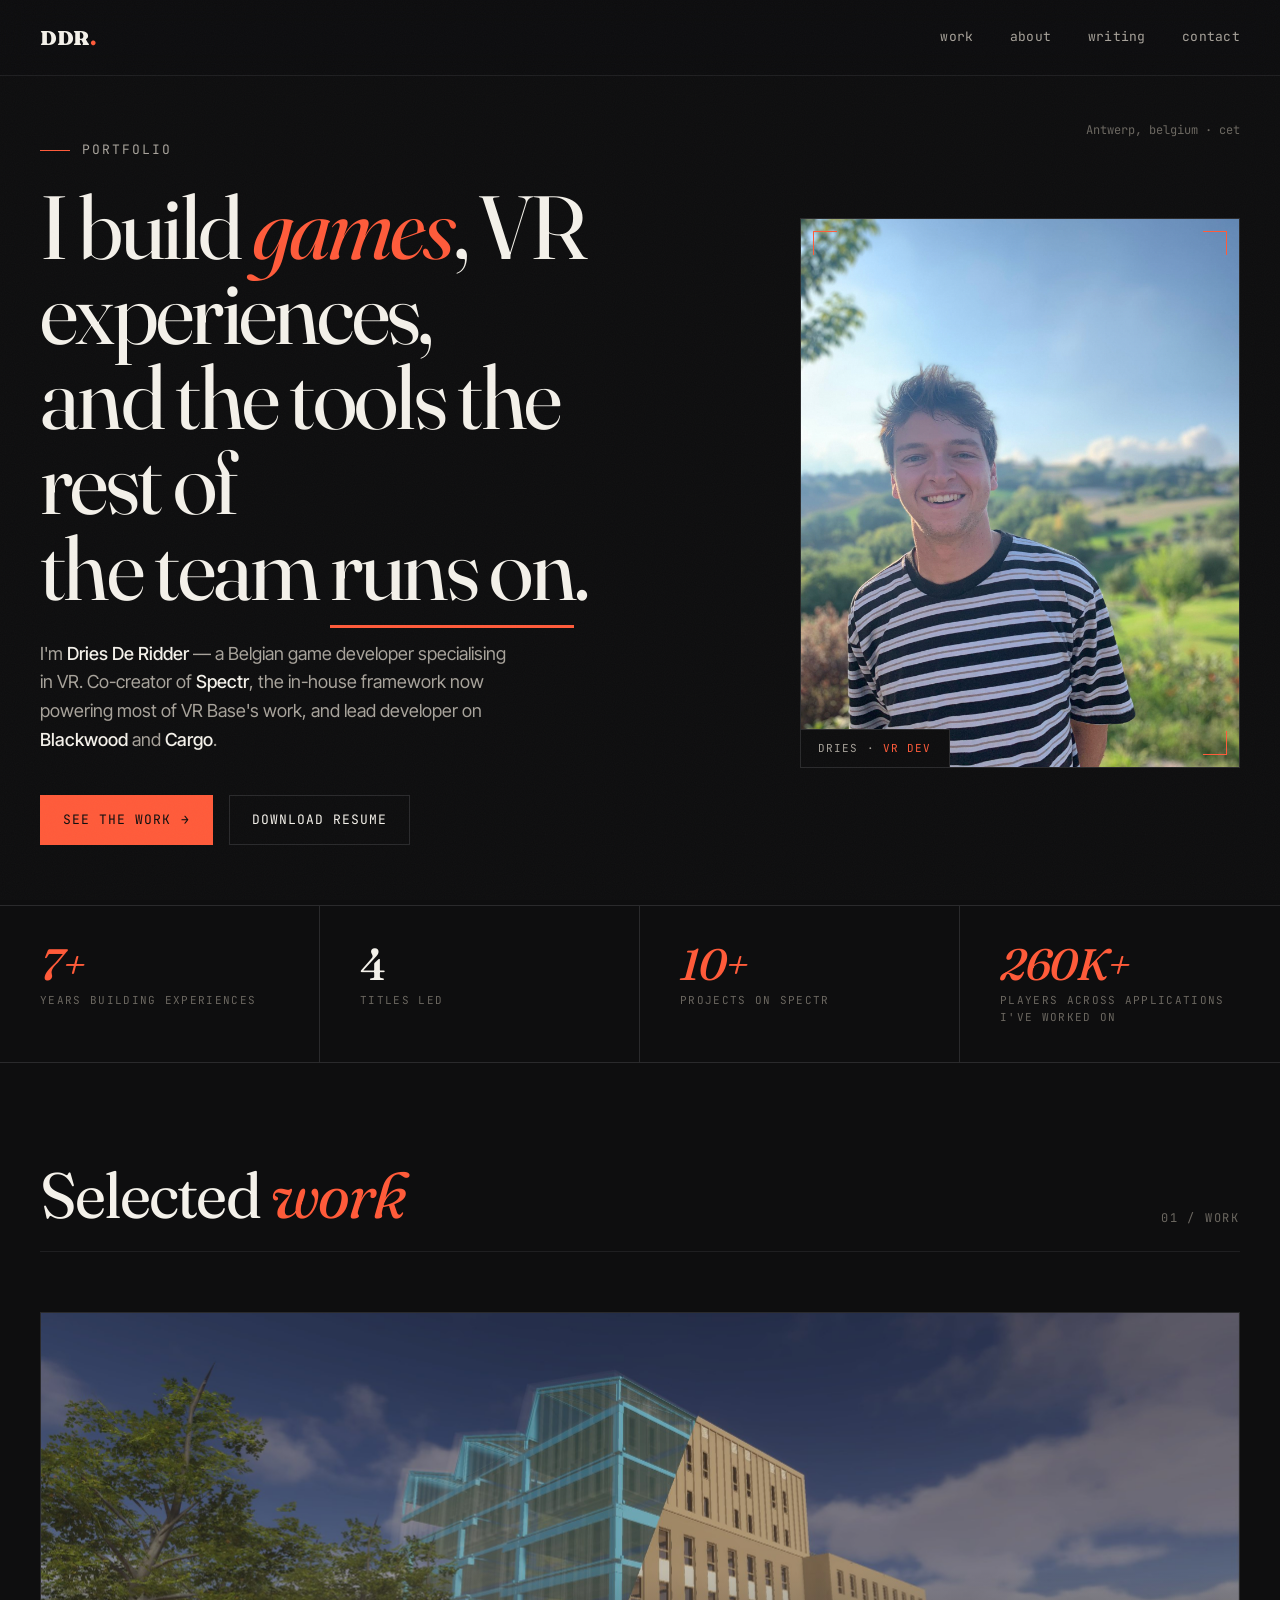
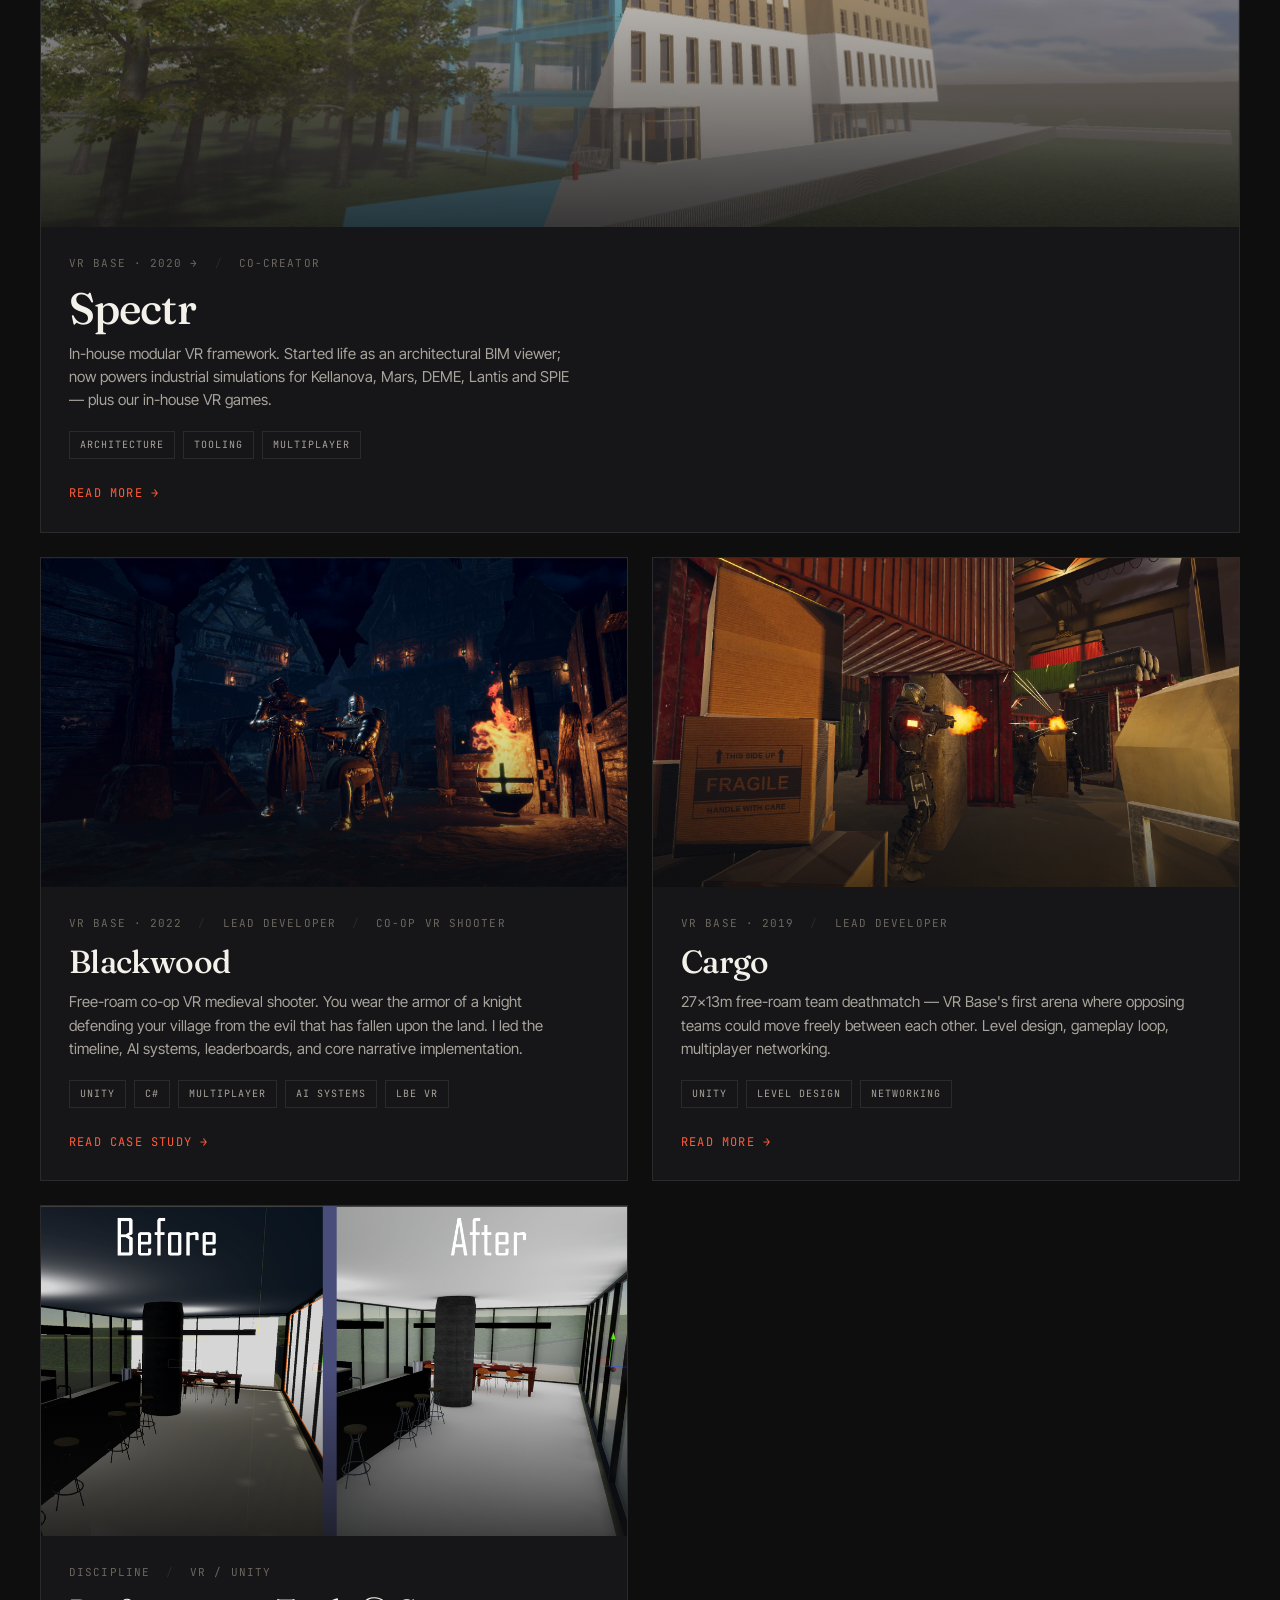
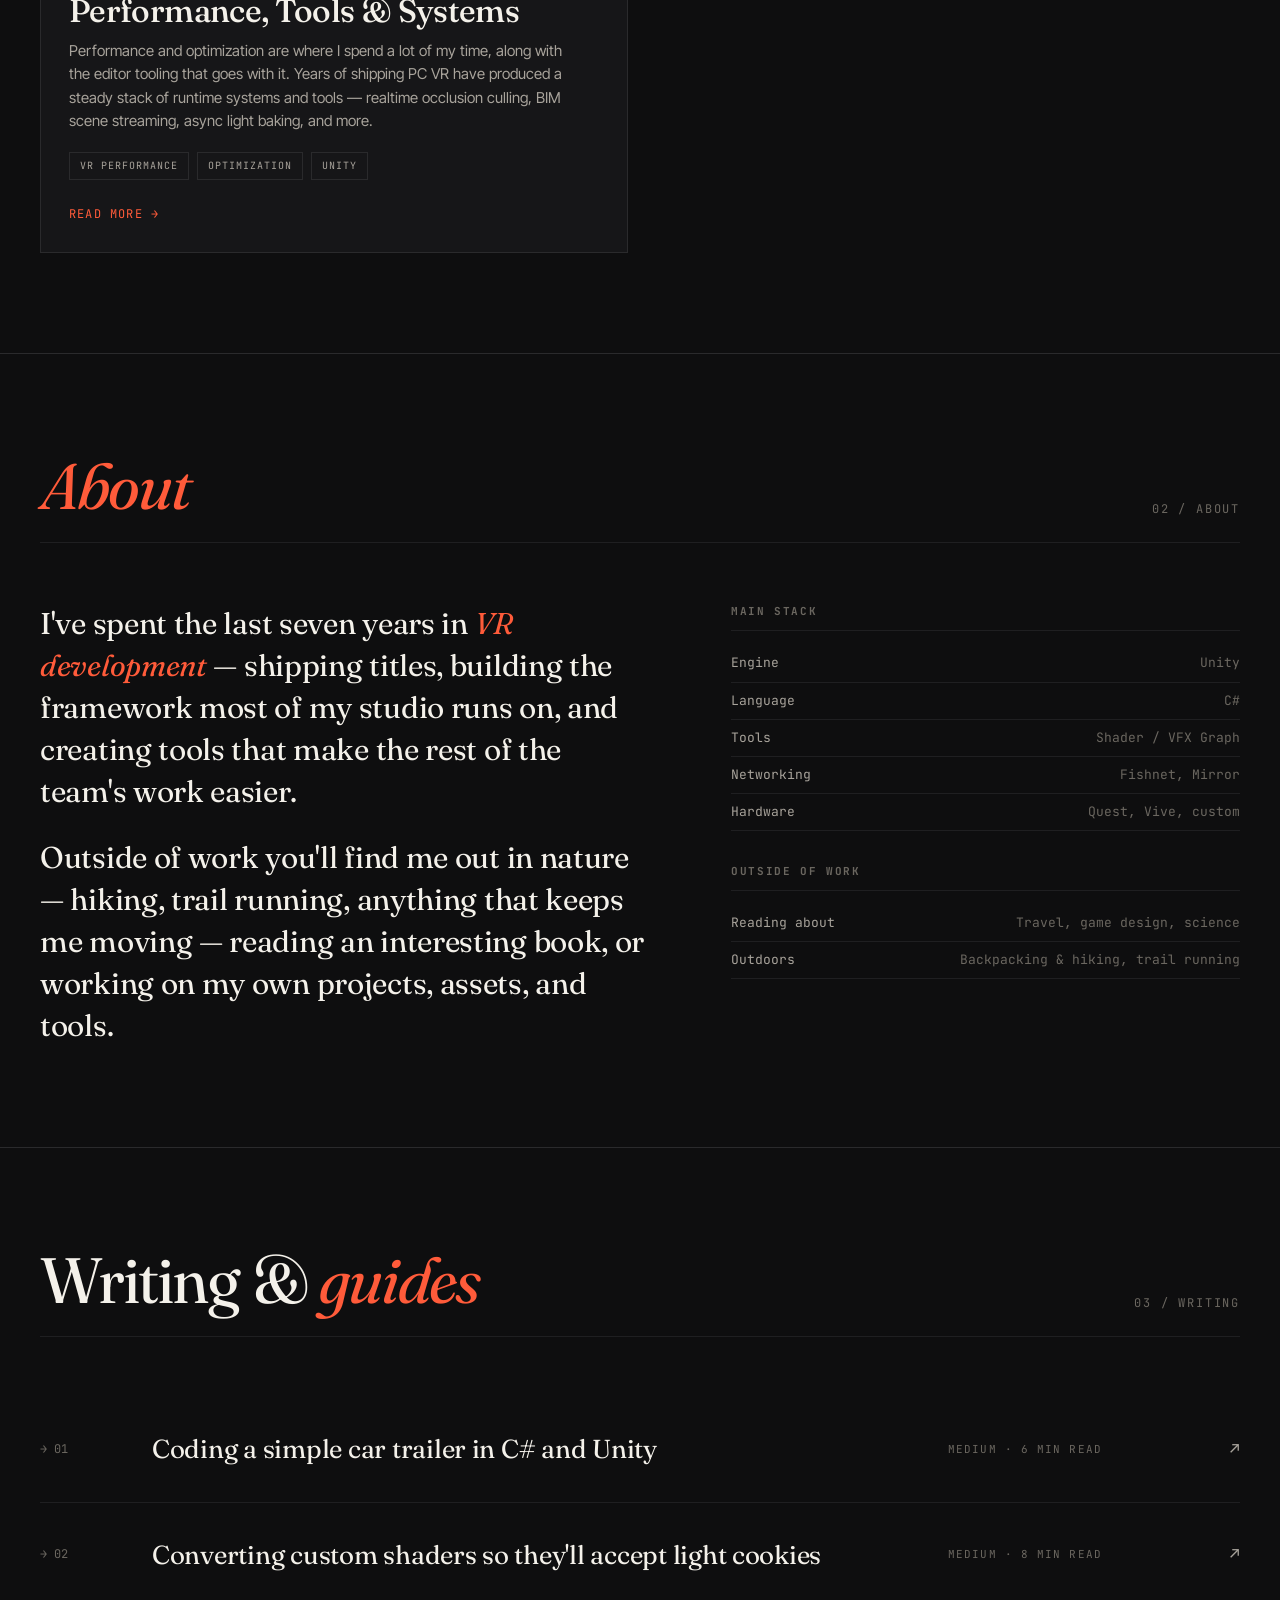
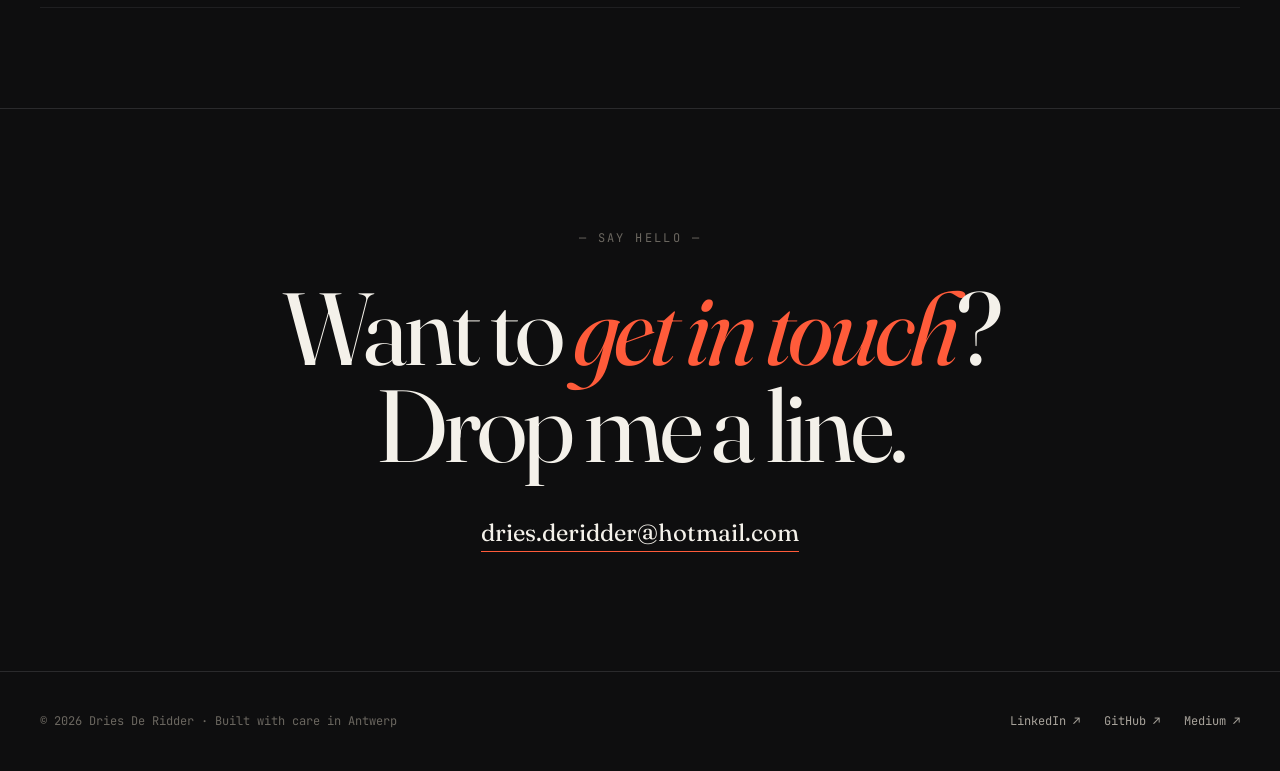
<file: index.html>
<!DOCTYPE html>
<html lang="en">
<head>
<meta charset="UTF-8">
<meta name="viewport" content="width=device-width, initial-scale=1.0">
<title>Dries De Ridder — VR Game Developer</title>
<meta name="description" content="Belgian VR game developer. Co-creator of Spectr, an in-house VR framework, and lead on Blackwood and Cargo at VR Base.">
<link rel="canonical" href="https://driesderidder.com/">
<link rel="icon" type="image/svg+xml" href="favicon.svg">
<meta property="og:title" content="Dries De Ridder — VR Game Developer">
<meta property="og:description" content="Belgian VR game developer. Co-creator of Spectr, an in-house VR framework, and lead on Blackwood and Cargo at VR Base.">
<meta property="og:type" content="website">
<meta property="og:url" content="https://driesderidder.com/">
<meta property="og:image" content="https://driesderidder.com/images/portrait.jpg">
<meta name="twitter:card" content="summary_large_image">
<meta name="twitter:title" content="Dries De Ridder — VR Game Developer">
<meta name="twitter:description" content="Belgian VR game developer. Co-creator of Spectr and lead on Blackwood and Cargo at VR Base.">
<meta name="twitter:image" content="https://driesderidder.com/images/portrait.jpg">
<link rel="stylesheet" href="styles.css">
<link rel="preconnect" href="https://fonts.googleapis.com">
<link rel="preconnect" href="https://fonts.gstatic.com" crossorigin>
<link href="https://fonts.googleapis.com/css2?family=Fraunces:opsz,wght@9..144,400;9..144,500;9..144,700;9..144,900&family=JetBrains+Mono:wght@400;500&family=Inter+Tight:wght@400;500;600&display=swap" rel="stylesheet">
<script type="application/ld+json">
{
  "@context": "https://schema.org",
  "@type": "Person",
  "name": "Dries De Ridder",
  "jobTitle": "VR Game Developer",
  "url": "https://driesderidder.com/",
  "image": "https://driesderidder.com/images/portrait.jpg",
  "description": "Belgian VR game developer. Co-creator of Spectr, an in-house VR framework, and lead on Blackwood and Cargo at VR Base.",
  "worksFor": {
    "@type": "Organization",
    "name": "VR Base"
  },
  "address": {
    "@type": "PostalAddress",
    "addressLocality": "Antwerp",
    "addressCountry": "BE"
  },
  "sameAs": [
    "https://www.linkedin.com/in/dries-de-ridder",
    "https://github.com/DriesDeRidder",
    "https://medium.com/@driesderidder"
  ]
}
</script>
</head>
<body>

<nav class="top">
  <a href="index.html" class="logo">DDR<span>.</span></a>
  <div class="nav-links">
    <a href="#work">work</a>
    <a href="#about">about</a>
    <a href="#writing">writing</a>
    <a href="#contact">contact</a>
  </div>
</nav>

<!-- HERO -->
<section class="hero">
  <div class="hero-meta">
    <!-- <div><span class="dot"></span>available for freelance</div> -->
    <div>Antwerp, belgium · cet</div>
  </div>

  <div class="hero-left">
    <div class="hero-tag">Portfolio</div>
    <h1>
      I build <em>games</em>, VR experiences,<br>
      and the tools the rest of<br>
      the team <span class="underline">runs on</span>.
    </h1>
    <p class="hero-bio">
      I'm <strong>Dries De Ridder</strong> — a Belgian game developer specialising in VR. Co-creator of <strong>Spectr</strong>, the in-house framework now powering most of VR Base's work, and lead developer on <strong>Blackwood</strong> and <strong>Cargo</strong>.
    </p>
    <div class="cta-group">
      <a href="#work" class="btn btn-primary">See the work →</a>
      <a href="Resume_DriesDeRidder.pdf" class="btn btn-ghost" target="_blank" rel="noopener">Download resume</a>
    </div>
  </div>

  <div class="hero-right">
    <div class="portrait-frame">
      <div class="portrait-corner tl"></div>
      <div class="portrait-corner tr"></div>
      <div class="portrait-corner bl"></div>
      <div class="portrait-corner br"></div>
      <img class="portrait-img" src="images/portrait.jpg" alt="Dries De Ridder" onerror="this.style.display='none';this.nextElementSibling.style.display='flex';">
      <div class="portrait-fallback" aria-hidden="true">DDR<span>.</span></div>
      <div class="portrait-tag">DRIES · <span>VR DEV</span></div>
    </div>
  </div>
</section>

<!-- STATS -->
<section class="stats">
  <div class="stat">
    <div class="stat-num"><em>7+</em></div>
    <div class="stat-label">years building experiences</div>
  </div>
  <div class="stat">
    <div class="stat-num">4</div>
    <div class="stat-label">titles led</div>
  </div>
  <div class="stat">
    <div class="stat-num"><em>10+</em></div>
    <div class="stat-label">projects on Spectr</div>
  </div>
  <div class="stat">
    <div class="stat-num"><em>260K+</em></div>
    <div class="stat-label">players across applications I've worked on</div>
  </div>
</section>

<!-- PROJECTS -->
<section class="section" id="work">
  <div class="section-header">
    <h2 class="section-title">Selected <em>work</em></h2>
    <div class="section-index">01 / Work</div>
  </div>

  <div class="projects-grid">
    <a href="projects.html#spectr" class="project featured">
      <div class="project-img spectr"></div>
      <div class="project-body">
        <div class="project-meta">
          <span>VR Base · 2020 →</span>
          <span>Co-creator</span>
        </div>
        <h3 class="project-name">Spectr</h3>
        <p class="project-desc">In-house modular VR framework. Started life as an architectural BIM viewer; now powers industrial simulations for Kellanova, Mars, DEME, Lantis and SPIE — plus our in-house VR games.</p>
        <div class="project-tags">
          <span class="tag">Architecture</span>
          <span class="tag">Tooling</span>
          <span class="tag">Multiplayer</span>
        </div>
        <div class="project-cta">Read more <span class="arrow">→</span></div>
      </div>
    </a>

    <a href="projects.html#blackwood" class="project">
      <div class="project-img blackwood"></div>
      <div class="project-body">
        <div class="project-meta">
          <span>VR Base · 2022</span>
          <span>Lead Developer</span>
          <span>Co-op VR Shooter</span>
        </div>
        <h3 class="project-name">Blackwood</h3>
        <p class="project-desc">Free-roam co-op VR medieval shooter. You wear the armor of a knight defending your village from the evil that has fallen upon the land. I led the timeline, AI systems, leaderboards, and core narrative implementation.</p>
        <div class="project-tags">
          <span class="tag">Unity</span>
          <span class="tag">C#</span>
          <span class="tag">Multiplayer</span>
          <span class="tag">AI Systems</span>
          <span class="tag">LBE VR</span>
        </div>
        <div class="project-cta">Read case study <span class="arrow">→</span></div>
      </div>
    </a>

    <a href="projects.html#cargo" class="project">
      <div class="project-img cargo"></div>
      <div class="project-body">
        <div class="project-meta">
          <span>VR Base · 2019</span>
          <span>Lead Developer</span>
        </div>
        <h3 class="project-name">Cargo</h3>
        <p class="project-desc">27×13m free-roam team deathmatch — VR Base's first arena where opposing teams could move freely between each other. Level design, gameplay loop, multiplayer networking.</p>
        <div class="project-tags">
          <span class="tag">Unity</span>
          <span class="tag">Level Design</span>
          <span class="tag">Networking</span>
        </div>
        <div class="project-cta">Read more <span class="arrow">→</span></div>
      </div>
    </a>

    <a href="projects.html#performance" class="project">
      <div class="project-img tools"></div>
      <div class="project-body">
        <div class="project-meta">
          <span>Discipline</span>
          <span>VR / Unity</span>
        </div>
        <h3 class="project-name">Performance, Tools &amp; Systems</h3>
        <p class="project-desc">Performance and optimization are where I spend a lot of my time, along with the editor tooling that goes with it. Years of shipping PC VR have produced a steady stack of runtime systems and tools — realtime occlusion culling, BIM scene streaming, async light baking, and more.</p>
        <div class="project-tags">
          <span class="tag">VR Performance</span>
          <span class="tag">Optimization</span>
          <span class="tag">Unity</span>
        </div>
        <div class="project-cta">Read more <span class="arrow">→</span></div>
      </div>
    </a>
  </div>
</section>

<!-- ABOUT -->
<section class="section" id="about">
  <div class="section-header">
    <h2 class="section-title"><em>About</em></h2>
    <div class="section-index">02 / About</div>
  </div>

  <div class="about">
    <div class="about-text">
      <p>I've spent the last seven years in <em>VR development</em> — shipping titles, building the framework most of my studio runs on, and creating tools that make the rest of the team's work easier.</p>
      <p>Outside of work you'll find me out in nature — hiking, trail running, anything that keeps me moving — reading an interesting book, or working on my own projects, assets, and tools.</p>
    </div>
    <div class="about-side">
      <h4>Main Stack</h4>
      <ul>
        <li><span>Engine</span><span>Unity</span></li>
        <li><span>Language</span><span>C#</span></li>
        <li><span>Tools</span><span>Shader / VFX Graph</span></li>
        <li><span>Networking</span><span>Fishnet, Mirror</span></li>
        <li><span>Hardware</span><span>Quest, Vive, custom</span></li>
      </ul>
      <h4>Outside of work</h4>
      <ul>
        <li><span>Reading about</span><span>Travel, game design, science</span></li>
        <li><span>Outdoors</span><span>Backpacking &amp; hiking, trail running</span></li>
      </ul>
    </div>
  </div>
</section>

<!-- ARTICLES -->
<section class="section" id="writing">
  <div class="section-header">
    <h2 class="section-title">Writing &amp; <em>guides</em></h2>
    <div class="section-index">03 / Writing</div>
  </div>

  <div class="articles-list">
    <a href="https://medium.com/@driesderidder/coding-a-simple-car-trailer-in-c-and-unity-349444f2d76e" class="article" target="_blank" rel="noopener">
      <div class="article-num">→ 01</div>
      <div class="article-title">Coding a simple car trailer in C# and Unity</div>
      <div class="article-meta">Medium · 6 min read</div>
      <div class="article-arrow">↗</div>
    </a>
    <a href="https://medium.com/@driesderidder/tutorial-converting-custom-shaders-so-they-accept-light-cookies-using-urp-in-unity-2021-2-c963d6b5ad9d" class="article" target="_blank" rel="noopener">
      <div class="article-num">→ 02</div>
      <div class="article-title">Converting custom shaders so they'll accept light cookies</div>
      <div class="article-meta">Medium · 8 min read</div>
      <div class="article-arrow">↗</div>
    </a>
  </div>
</section>

<!-- CONTACT -->
<section class="contact" id="contact">
  <div class="contact-eyebrow">— Say hello —</div>
  <h2 class="contact-headline">Want to <em>get in touch</em>?<br>Drop me a line.</h2>
  <a href="mailto:dries.deridder@hotmail.com" class="contact-email">dries.deridder@hotmail.com</a>
</section>

<footer>
  <div>© 2026 Dries De Ridder · Built with care in Antwerp</div>
  <div class="footer-socials">
    <a href="https://www.linkedin.com/in/dries-de-ridder" target="_blank" rel="noopener">LinkedIn ↗</a>
    <a href="https://github.com/DriesDeRidder" target="_blank" rel="noopener">GitHub ↗</a>
    <a href="https://medium.com/@driesderidder" target="_blank" rel="noopener">Medium ↗</a>
  </div>
</footer>

</body>
</html>
</file>
<file: styles.css>
/* ===============================
   Dries De Ridder — Portfolio
   Shared stylesheet
   =============================== */

:root {
  --bg: #0e0e0f;
  --bg-elev: #161618;
  --ink: #f4f1ea;
  --ink-dim: #a8a39b;
  --ink-mute: #6b6760;
  --accent: #ff5b3a;
  --accent-soft: #ff8b6e;
  --teal: #2dd4bf;
  --line: #2a2a2c;
  --line-soft: #1f1f21;
  --display: "Fraunces", "Times New Roman", serif;
  --body: "Inter Tight", system-ui, sans-serif;
  --mono: "JetBrains Mono", ui-monospace, monospace;
}

* { box-sizing: border-box; margin: 0; padding: 0; }

html { scroll-behavior: smooth; }

body {
  background: var(--bg);
  color: var(--ink);
  font-family: var(--body);
  font-size: 16px;
  line-height: 1.55;
  -webkit-font-smoothing: antialiased;
  overflow-x: hidden;
}

::selection { background: var(--accent); color: var(--bg); }

a { color: inherit; }

/* Subtle grain over everything */
body::before {
  content: "";
  position: fixed;
  inset: 0;
  pointer-events: none;
  z-index: 100;
  opacity: 0.04;
  background-image: url("data:image/svg+xml;utf8,<svg xmlns='http://www.w3.org/2000/svg' width='200' height='200'><filter id='n'><feTurbulence type='fractalNoise' baseFrequency='0.9' numOctaves='2'/></filter><rect width='200' height='200' filter='url(%23n)' opacity='0.7'/></svg>");
}

/* ===== NAV ===== */
nav.top {
  position: fixed;
  top: 0;
  left: 0;
  right: 0;
  z-index: 50;
  padding: 22px 40px;
  display: flex;
  justify-content: space-between;
  align-items: center;
  backdrop-filter: blur(12px);
  background: rgba(14, 14, 15, 0.6);
  border-bottom: 1px solid var(--line-soft);
}

.logo {
  font-family: var(--display);
  font-weight: 900;
  font-size: 20px;
  letter-spacing: -0.02em;
  text-decoration: none;
  color: var(--ink);
}
.logo span { color: var(--accent); }

.nav-links {
  display: flex;
  gap: 34px;
  font-family: var(--mono);
  font-size: 13px;
  text-transform: lowercase;
  letter-spacing: 0.02em;
}
.nav-links a {
  color: var(--ink-dim);
  text-decoration: none;
  transition: color 0.2s;
  position: relative;
}
.nav-links a:hover { color: var(--ink); }
.nav-links a::before {
  content: "→ ";
  opacity: 0;
  margin-right: -14px;
  transition: opacity 0.2s, margin-right 0.2s;
}
.nav-links a:hover::before {
  opacity: 1;
  margin-right: 4px;
}

/* ===== HERO ===== */
.hero {
  min-height: 100vh;
  padding: 140px 40px 60px;
  display: grid;
  grid-template-columns: 1fr 1fr;
  gap: 60px;
  align-items: center;
  position: relative;
  border-bottom: 1px solid var(--line);
}

.hero-meta {
  position: absolute;
  top: 120px;
  right: 40px;
  font-family: var(--mono);
  font-size: 12px;
  color: var(--ink-mute);
  text-align: right;
  line-height: 1.7;
}
.hero-meta .dot {
  display: inline-block;
  width: 8px;
  height: 8px;
  background: var(--teal);
  border-radius: 50%;
  margin-right: 6px;
  vertical-align: middle;
  animation: pulse 2s infinite;
}
@keyframes pulse {
  0%, 100% { opacity: 1; }
  50% { opacity: 0.4; }
}

.hero-left h1 {
  font-family: var(--display);
  font-weight: 400;
  font-size: clamp(48px, 7vw, 96px);
  line-height: 0.95;
  letter-spacing: -0.03em;
  margin-bottom: 30px;
}
.hero-left h1 em {
  font-style: italic;
  font-weight: 400;
  color: var(--accent);
}
.hero-left h1 .underline {
  border-bottom: 3px solid var(--accent);
  padding-bottom: 2px;
}

.hero-tag {
  font-family: var(--mono);
  font-size: 13px;
  color: var(--ink-dim);
  text-transform: uppercase;
  letter-spacing: 0.15em;
  margin-bottom: 24px;
  display: flex;
  align-items: center;
  gap: 12px;
}
.hero-tag::before {
  content: "";
  width: 30px;
  height: 1px;
  background: var(--accent);
}

.hero-bio {
  font-size: 18px;
  color: var(--ink-dim);
  max-width: 480px;
  margin-bottom: 40px;
  line-height: 1.6;
}
.hero-bio strong { color: var(--ink); font-weight: 500; }

.cta-group {
  display: flex;
  gap: 16px;
  flex-wrap: wrap;
}

.btn {
  display: inline-flex;
  align-items: center;
  gap: 10px;
  padding: 14px 22px;
  font-family: var(--mono);
  font-size: 13px;
  text-transform: uppercase;
  letter-spacing: 0.08em;
  text-decoration: none;
  border: 1px solid var(--line);
  transition: all 0.25s;
  cursor: pointer;
}
.btn-primary {
  background: var(--accent);
  color: var(--bg);
  border-color: var(--accent);
}
.btn-primary:hover {
  background: var(--accent-soft);
  border-color: var(--accent-soft);
  transform: translate(-2px, -2px);
  box-shadow: 4px 4px 0 var(--ink);
}
.btn-ghost {
  background: transparent;
  color: var(--ink);
}
.btn-ghost:hover {
  border-color: var(--ink);
  transform: translate(-2px, -2px);
  box-shadow: 4px 4px 0 var(--accent);
}

/* Hero right: portrait card */
.hero-right {
  position: relative;
  aspect-ratio: 4/5;
  max-height: 70vh;
  justify-self: end;
  width: 100%;
  max-width: 440px;
}
.portrait-frame {
  position: absolute;
  inset: 0;
  background: linear-gradient(135deg, #1a1a1c 0%, #0e0e0f 100%);
  border: 1px solid var(--line);
  overflow: hidden;
}
.portrait-frame::before {
  content: "";
  position: absolute;
  inset: 0;
  background:
    radial-gradient(circle at 30% 20%, rgba(255, 91, 58, 0.15), transparent 50%),
    radial-gradient(circle at 70% 80%, rgba(45, 212, 191, 0.1), transparent 50%);
  z-index: 1;
  pointer-events: none;
}
.portrait-img {
  position: absolute;
  inset: 0;
  width: 100%;
  height: 100%;
  object-fit: cover;
  z-index: 2;
}
.portrait-placeholder {
  position: absolute;
  inset: 0;
  display: flex;
  align-items: center;
  justify-content: center;
  color: var(--ink-mute);
  font-family: var(--mono);
  font-size: 12px;
  flex-direction: column;
  gap: 12px;
  z-index: 2;
}
.portrait-placeholder svg {
  width: 80px;
  height: 80px;
  opacity: 0.3;
}
.portrait-fallback {
  display: none;
  position: absolute;
  inset: 0;
  align-items: center;
  justify-content: center;
  font-family: var(--display);
  font-size: 96px;
  font-weight: 900;
  font-style: italic;
  color: var(--ink-dim);
  background: var(--bg-elev);
  z-index: 2;
}
.portrait-fallback span { color: var(--accent); }
.portrait-corner {
  position: absolute;
  width: 24px;
  height: 24px;
  border: 1px solid var(--accent);
  z-index: 3;
}
.portrait-corner.tl { top: 12px; left: 12px; border-right: none; border-bottom: none; }
.portrait-corner.tr { top: 12px; right: 12px; border-left: none; border-bottom: none; }
.portrait-corner.bl { bottom: 12px; left: 12px; border-right: none; border-top: none; }
.portrait-corner.br { bottom: 12px; right: 12px; border-left: none; border-top: none; }

.portrait-tag {
  position: absolute;
  bottom: -1px;
  left: -1px;
  background: var(--bg);
  border: 1px solid var(--line);
  border-bottom: none;
  border-left: none;
  padding: 10px 18px;
  font-family: var(--mono);
  font-size: 11px;
  color: var(--ink-dim);
  text-transform: uppercase;
  letter-spacing: 0.1em;
  z-index: 3;
}
.portrait-tag span { color: var(--accent); }

/* ===== STATS BAR ===== */
.stats {
  display: grid;
  grid-template-columns: repeat(4, 1fr);
  border-bottom: 1px solid var(--line);
}
.stat {
  padding: 36px 40px;
  border-right: 1px solid var(--line);
}
.stat:last-child { border-right: none; }
.stat-num {
  font-family: var(--display);
  font-size: 44px;
  font-weight: 500;
  letter-spacing: -0.03em;
  line-height: 1;
  margin-bottom: 6px;
}
.stat-num em { font-style: italic; color: var(--accent); }
.stat-label {
  font-family: var(--mono);
  font-size: 11px;
  text-transform: uppercase;
  letter-spacing: 0.12em;
  color: var(--ink-mute);
}

/* ===== SECTIONS ===== */
.section {
  padding: 100px 40px;
  position: relative;
  border-bottom: 1px solid var(--line);
}

.section-header {
  display: flex;
  justify-content: space-between;
  align-items: flex-end;
  margin-bottom: 60px;
  padding-bottom: 24px;
  border-bottom: 1px solid var(--line-soft);
}
.section-title {
  font-family: var(--display);
  font-weight: 400;
  font-size: clamp(40px, 5vw, 64px);
  letter-spacing: -0.03em;
  line-height: 1;
}
.section-title em { font-style: italic; color: var(--accent); }
.section-index {
  font-family: var(--mono);
  font-size: 12px;
  color: var(--ink-mute);
  text-transform: uppercase;
  letter-spacing: 0.15em;
}

/* ===== PROJECTS GRID (home) ===== */
.projects-grid {
  display: grid;
  grid-template-columns: repeat(2, 1fr);
  gap: 24px;
}

.project {
  position: relative;
  background: var(--bg-elev);
  border: 1px solid var(--line);
  overflow: hidden;
  transition: all 0.3s;
  text-decoration: none;
  color: inherit;
  display: block;
}
.project:hover {
  border-color: var(--accent);
  transform: translateY(-4px);
}
.project.featured {
  grid-column: span 2;
}

.project-img {
  aspect-ratio: 16/9;
  background: linear-gradient(135deg, #1a1a1c 0%, #0a0a0b 100%);
  position: relative;
  overflow: hidden;
}
.project.featured .project-img { aspect-ratio: 21/9; }
.project-img-placeholder {
  position: absolute;
  inset: 0;
  display: flex;
  align-items: center;
  justify-content: center;
  color: var(--ink-mute);
  font-family: var(--mono);
  font-size: 11px;
  text-transform: uppercase;
  letter-spacing: 0.15em;
}
.project-img::after {
  content: "";
  position: absolute;
  inset: 0;
  background: linear-gradient(to top, rgba(14, 14, 15, 0.7) 0%, transparent 50%);
  z-index: 1;
  pointer-events: none;
}
.project-media {
  position: absolute;
  inset: 0;
  width: 100%;
  height: 100%;
  object-fit: cover;
  display: block;
  z-index: 0;
}
.project-media.split-left,
.project-media.split-right { width: 50%; }
.project-media.split-left  { right: auto; object-position: 75% center; }
.project-media.split-right { left: auto; }
.project-img.split-pair::before {
  content: "";
  position: absolute;
  top: 0;
  bottom: 0;
  left: 50%;
  width: 1px;
  background: rgba(255, 255, 255, 0.18);
  z-index: 1;
  pointer-events: none;
}

/* Project images — fall back to gradient if image missing */
.project-img.blackwood { background: url("images/blackwood.jpg") center/cover no-repeat, linear-gradient(135deg, #2a1410 0%, #0a0507 100%); }
.project-img.spectr { background: url("images/spectr.jpg") center/cover no-repeat, linear-gradient(135deg, #0f2024 0%, #060d10 100%); }
.project-img.cargo { background: url("images/cargo.jpg") center/cover no-repeat, linear-gradient(135deg, #1f1a14 0%, #0a0807 100%); }
.project-img.tools { background: url("images/lightBakeTool.png") center/cover no-repeat, linear-gradient(135deg, #20201a 0%, #0a0a07 100%); }
.project-img.thewall { background: url("images/theWall.jpg") center/cover no-repeat, linear-gradient(135deg, #1a1f24 0%, #07090b 100%); }
.project-img.camping { background: url("images/scandinavianCampingSite.png") center/cover no-repeat, linear-gradient(135deg, #14201a 0%, #060a08 100%); }
.project-img.meditation { background: url("images/VRGuidedMeditation.jpg") center/cover no-repeat, linear-gradient(135deg, #1a141f 0%, #08060c 100%); }
.project-img.unrealenv { background: url("images/blenderRender.png") center/cover no-repeat, linear-gradient(135deg, #14201f 0%, #060a0a 100%); }

.side-header {
  margin-bottom: 60px;
  padding-bottom: 24px;
  border-bottom: 1px solid var(--line-soft);
}
.side-header .section-title { margin-bottom: 16px; }

.project-body { padding: 28px; }
.project-meta {
  display: flex;
  gap: 16px;
  font-family: var(--mono);
  font-size: 11px;
  text-transform: uppercase;
  letter-spacing: 0.1em;
  color: var(--ink-mute);
  margin-bottom: 14px;
  flex-wrap: wrap;
}
.project-meta span:not(:last-child)::after {
  content: "/";
  margin-left: 16px;
  color: var(--line);
}
.project-name {
  font-family: var(--display);
  font-size: 32px;
  font-weight: 500;
  letter-spacing: -0.02em;
  line-height: 1;
  margin-bottom: 12px;
}
.project.featured .project-name { font-size: 44px; }
.project-desc {
  color: var(--ink-dim);
  font-size: 15px;
  margin-bottom: 20px;
  max-width: 56ch;
}
.project-tags {
  display: flex;
  gap: 8px;
  flex-wrap: wrap;
  margin-bottom: 20px;
}
.tag {
  font-family: var(--mono);
  font-size: 10px;
  text-transform: uppercase;
  letter-spacing: 0.1em;
  padding: 5px 10px;
  border: 1px solid var(--line);
  color: var(--ink-dim);
}
.project-cta {
  font-family: var(--mono);
  font-size: 12px;
  text-transform: uppercase;
  letter-spacing: 0.1em;
  color: var(--accent);
  display: inline-flex;
  align-items: center;
  gap: 8px;
}
.project-cta .arrow {
  transition: transform 0.25s;
}
.project:hover .project-cta .arrow { transform: translateX(6px); }

/* ===== ABOUT ===== */
.about {
  display: grid;
  grid-template-columns: 1.2fr 1fr;
  gap: 80px;
  align-items: start;
}
.about-text {
  font-family: var(--display);
  font-size: clamp(22px, 2.5vw, 30px);
  line-height: 1.4;
  font-weight: 400;
  letter-spacing: -0.01em;
  color: var(--ink);
}
.about-text em { font-style: italic; color: var(--accent); }
.about-text p + p { margin-top: 24px; }
.about-side {
  font-family: var(--mono);
  font-size: 13px;
  color: var(--ink-dim);
}
.about-side h4 {
  font-family: var(--mono);
  font-size: 11px;
  text-transform: uppercase;
  letter-spacing: 0.15em;
  color: var(--ink-mute);
  margin-bottom: 14px;
  padding-bottom: 10px;
  border-bottom: 1px solid var(--line-soft);
}
.about-side h4:not(:first-child) { margin-top: 32px; }
.about-side ul {
  list-style: none;
}
.about-side li {
  padding: 8px 0;
  display: flex;
  justify-content: space-between;
  border-bottom: 1px solid var(--line-soft);
}
.about-side li span:last-child { color: var(--ink-mute); }

/* ===== ARTICLES ===== */
.articles-list {
  display: flex;
  flex-direction: column;
}
.article {
  display: grid;
  grid-template-columns: 80px 1fr 200px 60px;
  gap: 32px;
  align-items: center;
  padding: 32px 0;
  border-bottom: 1px solid var(--line-soft);
  text-decoration: none;
  color: inherit;
  transition: padding 0.25s;
}
.article:hover {
  padding-left: 16px;
}
.article:hover .article-title { color: var(--accent); }
.article-num {
  font-family: var(--mono);
  color: var(--ink-mute);
  font-size: 12px;
}
.article-title {
  font-family: var(--display);
  font-size: 26px;
  font-weight: 400;
  letter-spacing: -0.01em;
  transition: color 0.2s;
}
.article-meta {
  font-family: var(--mono);
  font-size: 11px;
  text-transform: uppercase;
  letter-spacing: 0.1em;
  color: var(--ink-mute);
}
.article-arrow {
  font-family: var(--mono);
  color: var(--ink-dim);
  text-align: right;
  transition: transform 0.25s, color 0.2s;
}
.article:hover .article-arrow { color: var(--accent); transform: translateX(6px); }

/* ===== CONTACT ===== */
.contact {
  padding: 120px 40px;
  text-align: center;
  border-bottom: 1px solid var(--line);
}
.contact-eyebrow {
  font-family: var(--mono);
  font-size: 12px;
  text-transform: uppercase;
  letter-spacing: 0.2em;
  color: var(--ink-mute);
  margin-bottom: 32px;
}
.contact-headline {
  font-family: var(--display);
  font-size: clamp(48px, 8vw, 110px);
  font-weight: 400;
  letter-spacing: -0.04em;
  line-height: 0.95;
  margin-bottom: 40px;
}
.contact-headline em { font-style: italic; color: var(--accent); }
.contact-email {
  font-family: var(--display);
  font-size: 24px;
  color: var(--ink);
  text-decoration: none;
  border-bottom: 1px solid var(--accent);
  padding-bottom: 4px;
  transition: color 0.2s;
}
.contact-email:hover { color: var(--accent); }

/* ===== FOOTER ===== */
footer {
  padding: 40px;
  display: flex;
  justify-content: space-between;
  align-items: center;
  font-family: var(--mono);
  font-size: 12px;
  color: var(--ink-mute);
}
.footer-socials {
  display: flex;
  gap: 24px;
}
.footer-socials a {
  color: var(--ink-dim);
  text-decoration: none;
  transition: color 0.2s;
}
.footer-socials a:hover { color: var(--accent); }

/* ===============================
   PROJECTS PAGE styles
   =============================== */

.page-header {
  padding: 140px 40px 60px;
  border-bottom: 1px solid var(--line);
  position: relative;
}
.back-link {
  font-family: var(--mono);
  font-size: 12px;
  text-transform: uppercase;
  letter-spacing: 0.15em;
  color: var(--ink-dim);
  text-decoration: none;
  margin-bottom: 32px;
  display: inline-block;
  transition: color 0.2s, transform 0.25s;
}
.back-link:hover {
  color: var(--accent);
  transform: translateX(-4px);
}
.page-title {
  font-family: var(--display);
  font-weight: 400;
  font-size: clamp(56px, 8vw, 120px);
  letter-spacing: -0.03em;
  line-height: 0.95;
  margin-bottom: 32px;
}
.page-title em { font-style: italic; color: var(--accent); }
.page-sub {
  font-size: 19px;
  color: var(--ink-dim);
  max-width: 60ch;
  line-height: 1.6;
}

/* Sticky local nav for case studies */
.toc {
  position: sticky;
  top: 64px;
  z-index: 40;
  display: flex;
  gap: 6px;
  padding: 16px 40px;
  background: rgba(14, 14, 15, 0.85);
  backdrop-filter: blur(10px);
  border-bottom: 1px solid var(--line);
  overflow-x: auto;
  scrollbar-width: thin;
}
.toc a {
  font-family: var(--mono);
  font-size: 11px;
  text-transform: uppercase;
  letter-spacing: 0.12em;
  color: var(--ink-dim);
  text-decoration: none;
  padding: 8px 14px;
  border: 1px solid var(--line);
  white-space: nowrap;
  transition: all 0.2s;
}
.toc a:hover {
  color: var(--accent);
  border-color: var(--accent);
}

/* Case study */
.case {
  padding: 80px 40px;
  border-bottom: 1px solid var(--line);
  scroll-margin-top: 130px;
}
.case-main {
  display: grid;
  grid-template-columns: 1fr 1fr;
  gap: 60px;
  align-items: start;
}
.case:nth-child(even) {
  background: var(--bg-elev);
}
.case-hero {
  aspect-ratio: 16/10;
  border: 1px solid var(--line);
  position: relative;
  overflow: hidden;
  position: sticky;
  top: 140px;
}
.case-hero.blackwood { background: url("images/blackwood.jpg") center/cover no-repeat, linear-gradient(135deg, #2a1410 0%, #0a0507 100%); }
.case-hero.spectr { background: url("images/spectr.jpg") center/cover no-repeat, linear-gradient(135deg, #0f2024 0%, #060d10 100%); }
.case-hero.cargo { background: url("images/cargo.jpg") center/cover no-repeat, linear-gradient(135deg, #1f1a14 0%, #0a0807 100%); }
.case-hero.tools { background: url("images/lightBakeTool.png") center/cover no-repeat, linear-gradient(135deg, #20201a 0%, #0a0a07 100%); }
.case-hero-placeholder {
  position: absolute;
  inset: 0;
  display: flex;
  align-items: center;
  justify-content: center;
  color: var(--ink-mute);
  font-family: var(--mono);
  font-size: 11px;
  text-transform: uppercase;
  letter-spacing: 0.15em;
}

.case-body {
  padding-top: 8px;
}
.case-meta {
  display: grid;
  grid-template-columns: repeat(2, 1fr);
  gap: 16px;
  padding-bottom: 24px;
  margin-bottom: 30px;
  border-bottom: 1px solid var(--line);
}
.case-meta > div {
  display: flex;
  flex-direction: column;
  gap: 4px;
}
.case-meta .k {
  font-family: var(--mono);
  font-size: 10px;
  text-transform: uppercase;
  letter-spacing: 0.15em;
  color: var(--ink-mute);
}
.case-meta .v {
  font-family: var(--body);
  font-size: 15px;
  color: var(--ink);
}
.case-name {
  font-family: var(--display);
  font-size: clamp(40px, 5vw, 64px);
  font-weight: 500;
  letter-spacing: -0.03em;
  line-height: 1;
  margin-bottom: 18px;
}
.case-lede {
  font-family: var(--display);
  font-size: 22px;
  font-weight: 400;
  font-style: italic;
  line-height: 1.4;
  color: var(--ink-dim);
  margin-bottom: 36px;
}
.case-h3 {
  font-family: var(--mono);
  font-size: 11px;
  text-transform: uppercase;
  letter-spacing: 0.2em;
  color: var(--accent);
  margin-top: 32px;
  margin-bottom: 14px;
  font-weight: 500;
}
.case-body p {
  color: var(--ink-dim);
  font-size: 16px;
  line-height: 1.65;
  margin-bottom: 16px;
}
.case-list {
  list-style: none;
  margin-bottom: 16px;
}
.case-list li {
  color: var(--ink-dim);
  font-size: 16px;
  line-height: 1.65;
  padding-left: 24px;
  margin-bottom: 14px;
  position: relative;
}
.case-list li::before {
  content: "→";
  position: absolute;
  left: 0;
  color: var(--accent);
}
.case-list li strong {
  color: var(--ink);
  font-weight: 500;
}
.inline-link {
  color: var(--accent);
  text-decoration: none;
  border-bottom: 1px solid var(--accent);
  padding-bottom: 1px;
  transition: color 0.2s;
}
.inline-link:hover { color: var(--accent-soft); }
.case-tags {
  margin-top: 28px;
  display: flex;
  gap: 8px;
  flex-wrap: wrap;
}

.case-gallery {
  display: grid;
  grid-template-columns: repeat(3, 1fr);
  gap: 12px;
  margin-top: 60px;
}
.case-gallery figure {
  aspect-ratio: 4/3;
  border: 1px solid var(--line);
  overflow: hidden;
  position: relative;
  background: var(--bg-elev);
  margin: 0;
}
.case-gallery img {
  width: 100%;
  height: 100%;
  object-fit: cover;
  display: block;
}
.case-gallery.single { grid-template-columns: 1fr; }
.case-gallery.single figure { aspect-ratio: auto; }
.case-gallery.single img { height: auto; }

/* Before/after compare slider */
.compare-slider {
  position: relative;
  margin: 0;
  overflow: hidden;
  user-select: none;
  touch-action: none;
  border: 1px solid var(--line);
  background: var(--bg-elev);
  cursor: ew-resize;
}
.compare-slider .compare-img {
  display: block;
  width: 100%;
  height: auto;
  pointer-events: none;
  -webkit-user-drag: none;
}
.compare-slider .compare-overlay {
  position: absolute;
  inset: 0;
  clip-path: inset(0 50% 0 0);
}
.compare-slider .compare-overlay .compare-img {
  width: 100%;
  height: 100%;
  object-fit: cover;
}
.compare-slider .compare-handle {
  position: absolute;
  top: 0;
  bottom: 0;
  left: 50%;
  width: 2px;
  background: rgba(255, 255, 255, 0.9);
  transform: translateX(-1px);
  pointer-events: none;
  box-shadow: 0 0 0 1px rgba(0, 0, 0, 0.25);
}
.compare-slider .compare-knob {
  position: absolute;
  top: 50%;
  left: 50%;
  transform: translate(-50%, -50%);
  width: 44px;
  height: 44px;
  border-radius: 50%;
  background: rgba(255, 255, 255, 0.95);
  color: #111;
  display: flex;
  align-items: center;
  justify-content: center;
  box-shadow: 0 2px 10px rgba(0, 0, 0, 0.35);
}
.compare-slider .compare-knob::before {
  content: '\21C6';
  font-size: 18px;
  line-height: 1;
}

/* ===== RESPONSIVE ===== */
@media (max-width: 880px) {
  nav.top { padding: 16px 20px; }
  .nav-links { gap: 18px; font-size: 12px; }
  .hero {
    grid-template-columns: 1fr;
    padding: 110px 20px 40px;
    gap: 40px;
  }
  .hero-meta { display: none; }
  .hero-right { max-width: 100%; aspect-ratio: 4/3; }
  .stats { grid-template-columns: repeat(2, 1fr); }
  .stat { padding: 24px 20px; border-bottom: 1px solid var(--line); }
  .stat:nth-child(2) { border-right: none; }
  .section { padding: 60px 20px; }
  .projects-grid { grid-template-columns: 1fr; }
  .project.featured { grid-column: span 1; }
  .about { grid-template-columns: 1fr; gap: 40px; }
  .article { grid-template-columns: 40px 1fr 40px; }
  .article-meta { display: none; }
  .contact { padding: 80px 20px; }
  footer { flex-direction: column; gap: 16px; padding: 30px 20px; text-align: center; }

  /* Projects page mobile */
  .page-header { padding: 100px 20px 40px; }
  .toc { padding: 12px 20px; top: 60px; }
  .case {
    padding: 50px 20px;
  }
  .case-main {
    grid-template-columns: 1fr;
    gap: 30px;
  }
  .case-hero { position: relative; top: 0; }
  .case-meta { grid-template-columns: 1fr 1fr; gap: 14px; }
  .case-gallery { grid-template-columns: 1fr; gap: 10px; margin-top: 40px; }
}
</file>
